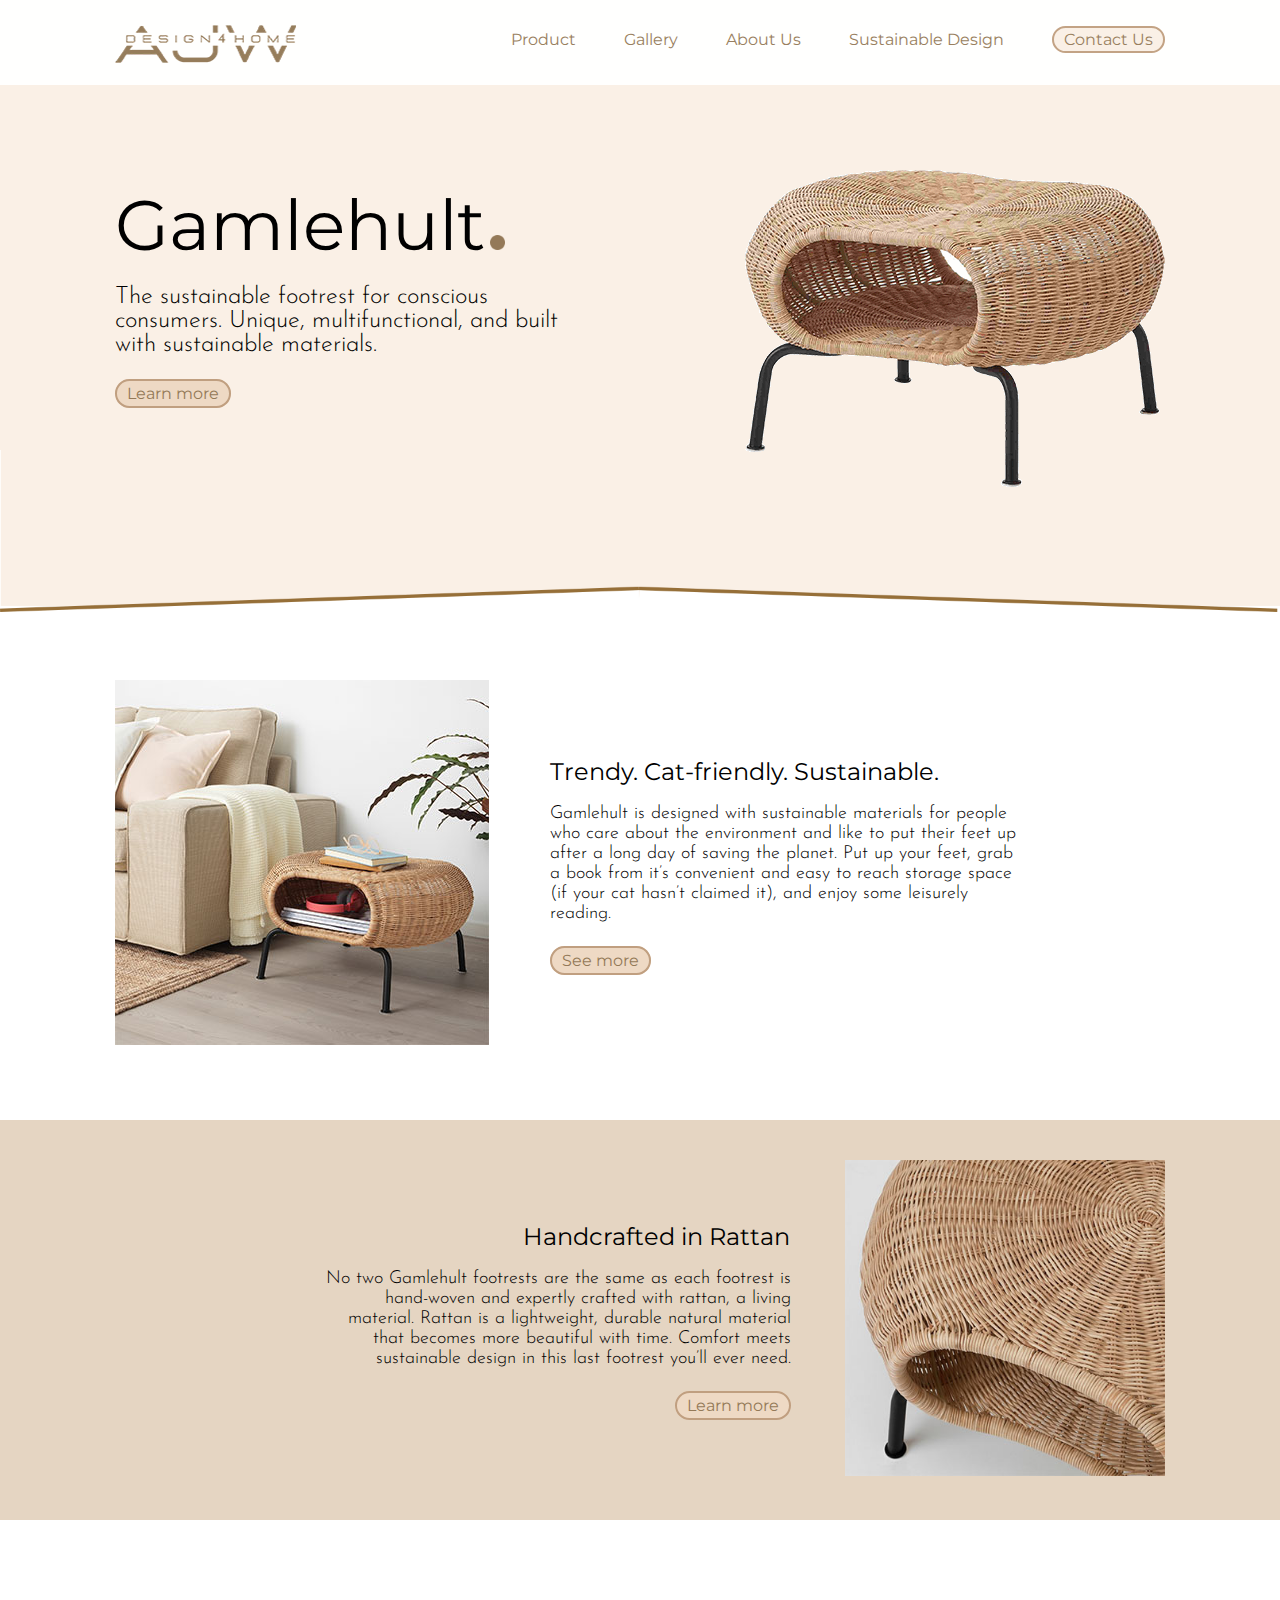
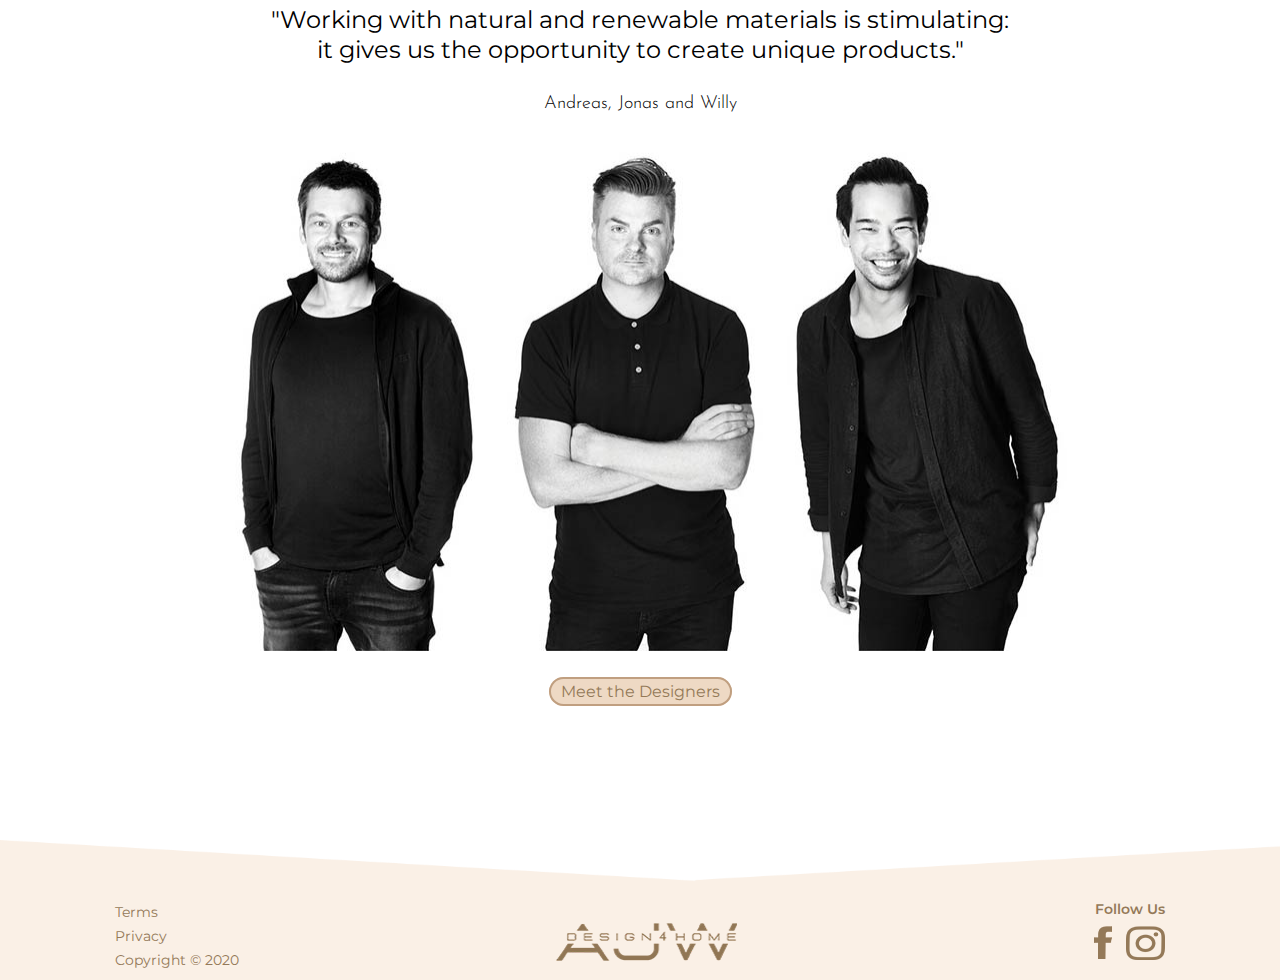
<file: index.html>
<!DOCTYPE html>
<html lang="en">
    <head>
        <meta charset="utf-8" />
        <title>AJW Design 4 Home</title>
        <link rel="preconnect" href="https://fonts.gstatic.com" />
        <link href="https://fonts.googleapis.com/css2?family=Josefin+Sans:ital,wght@0,300;0,400;0,600;1,300&family=Montserrat:wght@300;400;600&display=swap" rel="stylesheet" />
        <link rel="stylesheet" href="style-ajw.css" />
    </head>

    <body>
        <!--Menu-->
        <header>
            <div id="header-wrapper">
                <div id="logo">
                    <a href="./index.html"> <img src="Immagini/Elementi-pagina/logo.png" alt="logo-home-ajw" /></a>
                </div>
                <nav class="menu">
                    <ul>
                        <li><a href="./product.html">Product</a></li>
                        <li><a href="./gallery.html">Gallery</a></li>
                        <li><a href="./about-us.html">About Us</a></li>
                        <li><a href="./sustainable-design.html">Sustainable Design</a></li>
                        <li id="contact-us-btn"><a href="./contact-us.html">Contact Us</a></li>
                    </ul>
                </nav>
            </div>
        </header>
        <!--Sezione 1-->
        <div class="content1-wrapper">
            <div class="sfondo-superiore">
                <div class="content-pages">
                    <div id="img-sezione1"><img src="Immagini/Prodotto/gamlehult.png" alt="Prodotto-Gamlehult" /></div>
                    <div id="titolo">
                        <h1>Gamlehult</h1>
                        <img class="punto" src="Immagini/Elementi-pagina/puntino.png" alt="punto-testo" />
                    </div>
                    <div id="text-sezione1">
                        <h2>The sustainable footrest for conscious consumers. Unique, multifunctional, and built with sustainable materials.</h2>
                    </div>
                    <div id="button-section1" class="learn-more-btn"><a href="./product.html">Learn more</a></div>
                </div>
            </div>
        </div>
        <div class="sub-top"></div>

        <!--Sezione 2-->
        <div id="content2-wrapper">
            <div class="content-pages">
                <div id="img-sezione2"><img src="Immagini/Prodotto/gamlegult-divano-bianco.jpg" alt="immagine-prodotto-con-divano" /></div>
                <div id="section2-right">
                    <h3 id="title-sectoion2" class="title-sections-home">Trendy. Cat-friendly. Sustainable.</h3>
                    <p id="text-section2" class="text">
                        Gamlehult is designed with sustainable materials for people who care about the environment and like to put their feet up after a long day of saving the planet. Put up your feet, grab a book from it’s convenient and
                        easy to reach storage space (if your cat hasn’t claimed it), and enjoy some leisurely reading.
                    </p>
                    <div id="button-section2" class="learn-more-btn"><a href="./gallery.html">See more</a></div>
                </div>
            </div>
        </div>
        
        <!--Sezione 3-->
        <div class="content-pages" id="content3-wrapper">
            <div id="background-section3">
                <div class="content-pages">
                    <div id="section3-left">
                        <h3 id="title-section3" class="title-sections-home">Handcrafted in Rattan</h3>
                        <p id="text-section3" class="text">
                            No two Gamlehult footrests are the same as each footrest is hand-woven and expertly crafted with rattan, a living material. Rattan is a lightweight, durable natural material that becomes more beautiful with time.
                            Comfort meets sustainable design in this last footrest you’ll ever need.
                        </p>
                        <div id="button-section3" class="learn-more-btn">
                            <a href="./sustainable-design.html">Learn more</a>
                        </div>
                    </div>
                    <div id="img-sezione3">
                        <img src="Immagini/Prodotto/gamlehult-angolo.jpg" alt="immagine-prodotto-angolo" />
                    </div>
                </div>
            </div>
        </div>
        
        <!--Sezione 4-->
        <div class="content-pages" id="content4-wrapper">
            <div id="content-4">
                <div id="title-section4" class="title-sections-home">
                    "Working with natural and renewable materials is stimulating:<br />
                    it gives us the opportunity to create unique products."
                </div>
                <div class="text">
                    <p>Andreas, Jonas and Willy</p>
                </div>
                <div id="img-sezione4">
                    <img src="Immagini/Designers.jpg" alt="Designers" />
                </div>
                <div id="button-section4" class="learn-more-btn">
                    <a href="./about-us.html">Meet the Designers</a>
                </div>
            </div>
        </div>

        <!--Footer-->
        <div id="footer-wrapper">
            <div id="pre-footer"></div>
            <footer>
                <div id="content-footer">
                    <p id="text-footer">
                        <a href="#">Terms</a><br />
                        <a href="#">Privacy</a><br />
                        Copyright © 2020
                    </p>
                    <img id="logo-footer" src="Immagini/Elementi-pagina/logo.png" alt="logo-footer" />
                    <div id="social">
                        <div id="Follow-us">Follow Us</div>
                        <a href="#"> <img id="instagram" src="Immagini/Elementi-pagina/icona-instagram.png" alt="instagram" /></a>
                        <a href="#"> <img id="facebook" src="Immagini/Elementi-pagina/icona-facebook.png" alt="facebook" /></a>
                    </div>
                </div>
            </footer>
        </div>
    </body>
</html>
</file>
<file: style-ajw.css>
@charset "UTF-8";
/* http://meyerweb.com/eric/tools/css/reset/ 
   v2.0 | 20110126
   License: none (public domain)
*/

html, body, div, span, applet, object, iframe, h1, h2, h3, h4, h5, h6, p, blockquote, pre, a, abbr, acronym, address, big, cite, code, del, dfn, em, img, ins, kbd, q, s, samp, small, strike, strong, sub, sup, tt, var, b, u, i, center, dl, dt, dd, ol, ul, li, fieldset, form, label, legend, table, caption, tbody, tfoot, thead, tr, th, td, article, aside, canvas, details, embed, figure, figcaption, footer, header, hgroup, menu, nav, output, ruby, section, summary, time, mark, audio, video {
	margin: 0;
	padding: 0;
	border: 0;
	font-size: 100%;
	font: inherit;
	vertical-align: baseline;
}
/* HTML5 display-role reset for older browsers */
article, aside, details, figcaption, figure, footer, header, hgroup, menu, nav, section {
	display: block;
}
body {
	line-height: 1;
}
ol, ul {
	list-style: none;
}
blockquote, q {
	quotes: none;
}
blockquote:before, blockquote:after, q:before, q:after {
	content: '';
	content: none;
}
table {
	border-collapse: collapse;
	border-spacing: 0;
}
/****Stile Generale*****/
body {
	background-color: white;
	font-family: 'Josefin Sans', 'Montserrat', sans-serif;
}
/*****Stile header*****/
#header-wrapper {
	width: 1050px;
	height: 85px;
	margin-left: auto;
	margin-right: auto;
	padding-top: 25px;
}
header {
	width: 100%;
	margin-left: auto;
	margin-right: auto;
	height: 85px;
	background-color: white;
	position: fixed;
	opacity: 95%;
	z-index: 1;
}
/******Stile Menu******/
.menu {
	float: right;
	font-size: 16px;
}
.menu a:hover {
	color: #846666;
	text-decoration: underline;
}
.current {
	color: #846666;
	font-weight: bold;
}
#logo {
	width: 180px;
	height: 38px;
	display: inline-block;
}
.menu ul li {
	list-style-type: none;
	display: inline-block;
	margin: 7px 0px 0px 43px;
}
.menu ul li a {
	text-decoration: none;
	color: #947958;
	font-family: 'Montserrat', sans-serif;
}
#contact-us-btn a {
	font-family: 'Montserrat', sans-serif;
	border-radius: 20px;
	background-color: #faf0e6;
	border: 2px solid #c09f80;
	color: #947958;
	font-size: 16px;
	width: 115px;
	padding: 2px 10px 2px 10px;
	height: 25px;
	outline: none;
}
#contact-us-btn a:hover {
	background-color: #c7a78d;
	color: white;
	text-decoration: none;
}
/******Footer*****/
#footer-wrapper {
	width: 100%;
	margin-top: 85px;
}
#pre-footer {
	height: 60px;
	background-position: center;
	background-repeat: no-repeat;
	background: url(Immagini/Elementi-pagina/rectangle-footer.png);
	background-size : cover;
}
footer {
	background-color: #faf0e6;
}
#text-footer {
	font-family: 'Montserrat', sans-serif;
	float: left;
	width: 156px;
	height: 68px;
	font-size: 14px;
	line-height: 24px;
	color: #947958;
}
#text-footer a {
	text-decoration: none;
	color: #947958;
}
#content-footer {
	width: 1050px;
	height: 60px;
	margin-right: auto;
	margin-left: auto;
	padding-bottom: 20px;
}
#logo-footer {
	padding-top: 23px;
	text-align: center;
	margin-left: 285px;
}
#Follow-us {
	font-size: 14px;
	float: right;
	padding-top: 2px;
	font-family: 'Montserrat', sans-serif;
	font-weight: 600;
	color: #947958;
}
#facebook {
	float: right;
	width: 18px;
	height: 33px;
	margin: 10px 14px 0px 0px;
}
#instagram {
	float: right;
	width: 39px;
	height: 34px;
	margin-top: 10px;
}
#social {
	width: 78px;
	height: 58px;
	float: right;
}
/******Class title and text******/
.title-sections h1 {
	font-family: 'Montserrat', sans-serif;
	font-size: 48px;
	display: inline-block;
	margin-top: 130px;
}
.text {
	font-family: 'Josefin Sans', sans-serif;
	font-size: 18px;
	font-weight: 300;
}
.title {
	text-align: center;
}
/******Punto-Titoli*****/
.punto {
	width: 15px;
	height: 15px;
}
/*******HOME*******/
/***Sezione-1 ***/
.content1-wrapper {
	width: 100%;
}
.sfondo-superiore {
	background-color: #faf0e6;
	height: 450px;
	width: 100%;
}
.content-pages {
	width: 1050px;
	margin-left: auto;
	margin-right: auto;
}
#img-sezione1 {
	height: 317px;
	width: 420px;
	padding-top: 170px;
	float: right;
}
#titolo h1 {
	font-family: 'Montserrat', sans-serif;
	font-size: 70px;
	display: inline-block;
	margin-top: 190px;
}
#text-sezione1 h2 {
	font-family: 'Josefin Sans', sans-serif;
	font-weight: 300;
	font-size: 24px;
	padding-top: 25px;
	width: 486px;
}
.sub-top {
	height: 300px;
	width: 100%;
	background-image: url(Immagini/Elementi-pagina/linee-home.png);
	background-position: center;
	background-repeat: no-repeat;
	background-size: cover;
}
#button-section1 {
	width: 120px;
	margin-top: 29px;
}
/******Button*****/
.learn-more-btn a {
	font-family: 'Montserrat', sans-serif;
	border-radius: 20px;
	background-color: #eed9c4;
	border: 2px solid #c09f80;
	color: #947958;
	font-size: 16px;
	height: 30px;
	padding: 3px 10px 3px 10px;
	outline: none;
	text-decoration: none;
}
.learn-more-btn a:hover {
	background-color: #c7a78d;
	color: white;
}
/******Sezione-2******/
#content2-wrapper {
	width: 100%;
	margin-bottom: 60px;
	height: 380px;
	margin-top: -70px;
}
#img-sezione2 img {
	width: 374px;
	height: 365px;
	float: left;
}
#section2-right {
	float: right;
	margin-right: 145px;
}
.title-sections-home {
	font-family: 'Montserrat', sans-serif;
	font-size: 24px;
}
#title-sectoion2 {
	margin-top: 80px;
}
#text-section2 {
	width: 470px;
	margin-top: 20px;
	line-height: 20px;
}
#button-section2 {
	width: 120px;
	margin-top: 29px;
}
/***********Sezione-3*********/
#content3-wrapper {
	width: 100%;
}
#background-section3 {
	background-color: #e5d5c2;
	height: 400px;
}
#button-section3 {
	text-align: right;
	width: 120px;
	float: right;
	margin-top: 29px;
}
#section3-left {
	float: left;
	width: 471px;
	height: 79px;
	margin: 105px 0px 0px 205px;
}
#title-section3 {
	text-align: right;
	margin-bottom: 20px;
	width: 470px;
}
#text-section3 {
	text-align: right;
	line-height: 20px;
}
#img-sezione3 img {
	width: 320px;
	height: 316px;
	float: right;
	margin-top: 40px;
}
/***********Sezione-4*********/
#content4-wrapper {
	width: 100%;
}
#content-4 {
	width: 898px;
	margin: 85px auto 0px auto;
	height: 750px;
	text-align: center;
}
#title-section4 {
	margin-bottom: 20px;
	height: 70px;
	line-height: 30px;
}
#img-sezione4 img {
	width: 874px;
	height: 538px;
}
#button-section4 {
	margin-top: 29px;
}
/*************PAGE-PRODUCT*************
*****************************************/
#product-content-wrapper {
	width: 100%;
}
#content-up {
	width: 100%;
	height: 623px;
	margin: 55px auto 0px auto;
}
/***********text right***********/
#fascia-right {
	height: 564px;
	width: 55%;
	float: right;
	background-color: #faf0e6;
}
#product-descrizione {
	width: 435px;
	float: left;
	margin-left: 65px;
}
#title-section-right {
	font-family: 'Montserrat', sans-serif;
	font-size: 24px;
	margin-top: 110px;
	padding-bottom: 30px;
	text-align: left;
}
#text-product {
	text-align: left;
	line-height: 20px;
	width: 410px;
}
/***********image left**********/
#immagine-product img {
	width: 404px;
	height: 400px;
	padding-top: 80px;
	float: right;
	margin-right: 40px;
}
#fascia-left {
	height: 564px;
	width: 45%;
	float: left;
}
/**********boxes*********/
#boxes {
	height: 480px;
	margin: 50px auto 0px auto;
}
#image-box1 {
	width: 270px;
	height: 216px;
	margin-bottom: 70px;
}
#box1 {
	width: 270px;
	height: 442px;
	float: left;
}
.content-boxes {
	width: 270px;
	height: 172px;
	text-align: center;
}
.title-boxes {
	font-family: 'Montserrat', sans-serif;
	font-size: 18px;
	text-align: center;
	margin-bottom: 18px;
	font-weight: 600;
	width: 270px;
}
.text-boxes {
	font-family: 'Josefin Sans', sans-serif;
	font-size: 16px;
	line-height: 20px;
}
#image-box2 {
	width: 268px;
	height: 215px;
	margin: 15px 0px 60px 0px;
	float: left;
}
#box2 {
	height: 440px;
	float: left;
	margin-left: 130px;
}
.text-box2 {
	font-family: 'Josefin Sans', sans-serif;
	font-weight: 600;
	font-size: 18px;
	width: 270px;
	margin: 15px 0px 5px 0px;
}
#image-box3 {
	width: 240px;
	height: 215px;
	margin: 10px 0px 60px 0px;
}
#box3 {
	width: 240px;
	height: 400px;
	float: right;
}
#title-box3 {
	width: 240px;
}
#text-box-2 {
	width: 240px;
	font-family: 'Josefin Sans', sans-serif;
	font-size: 16px;
	line-height: 20px;
}
#link-pdf {
	color: #947958;
	text-decoration: none;
}
#link-pdf :hover {
	color: #846666;
	font-weight: bold;
}
/******PAGE GALLERY******/
/****fascia top****/
#fascia1-wrapper {
	width: 75%;
	height: 286px;
	background-color: #E5D5C2;
	float: left;
	margin-top: 100px;
}
#section1-gallery {
	height: 710px;
}
#rectangle-top {
	height: 680px;
	margin-top: -350px;
	width: 1050px;
	float: left;
}
#box-gallery1 {
	float: left;
	margin-left: -20px;
	text-align: center;
}
#box-gallery2 {
	float: left;
	margin-left: 100px;
}
#image-gall2 {
	margin-top: 140px;
}
#box-gallery3 {
	float: right;
}
/******classes-boxes******/
.boxes-gallery {
	width: 290px;
	height: 695px;
	text-align: center;
}
.images {
	width: 270px;
	height: 372px;
	border: 20px solid white;
	margin-bottom: 80px;
}
.text-box-gallery {
	font-family: 'Josefin Sans', sans-serif;
	font-size: 18px;
	line-height: 20px;
	font-weight: 600;
}
/********fascia bottom******/
#fascia2-wrapper {
	width: 75%;
	height: 286px;
	background-color: #E5D5C2;
	float: right;
	margin-top: 80px;
}
#section2-gallery {
	height: 575px;
}
#rectangle-bottom {
	height: 60px;
	width: 1050px;
	float: left;
	margin-top: -360px;
}
#box-gallery4 {
	float: left;
	margin: 0px 100px 0px -20px;
}
#box-gallery5 {
	float: left;
}
#image5 {
	margin-top: 160px;
}
#box-gallery6 {
	float: right;
}
/*****PAGE ABOUT US******/
#rectangle-about {
	height: 434px;
	background-position: center;
	background-repeat: no-repeat;
	background: url(Immagini/Elementi-pagina/cuneo1.png);
	background-size : cover;
	width: 100%;
}
#content1-about-us {
	height: 475px;
	margin-top: 26px;
}
#name-designer1 {
	float: left;
	margin: 230px 0px 0px -80px;
}
.name-designers {
	transform: rotate(270deg);
	font-weight: 600;
	font-size: 20px;
}
#designer1 {
	width: 341px;
	height: 416px;
	float: left;
	margin: 70px 0px 0px -80px;
}
#text-box1-about {
	float: right;
}
#content-text1-about {
	margin: 150px 100px 0px 0px;
	float: right;
}
.text-about {
	width: 516px;
	height: 190px;
	line-height: 20px;
}
.text-paragraf-up-about {
	margin-bottom: 35px;
	font-style: italic;
}
/*****Designer2*****/
#rectangle2-about {
	height: 340px;
	background-position: center;
	background-repeat: no-repeat;
	background: url(Immagini/Elementi-pagina/cuneo2.png);
	background-size : cover;
	width: 100%;
	margin-top: 80px;
}
#content2-about-us {
	height: 430px;
	margin-top: 30px;
}
#name-designer2 {
	transform: rotate(90deg);
	font-weight: 600;
	font-size: 20px;
	float: right;
	margin: 160px -50px 0px 0px;
}
#designer2 {
	width: 335px;
	height: 412px;
	float: right;
	margin-right: -50px;
}
#content-text2-about {
	margin: 75px 0px 0px 105px;
	float: left;
	text-align: right;
}
/*****Designere3*****/
#rectangle3-about {
	height: 411px;
	background-position: center;
	background-repeat: no-repeat;
	background: url(Immagini/Elementi-pagina/cuneo3.png);
	background-size : cover;
	width: 100%;
	margin: 80px 0px 150px 0px;
}
#content3-about-us {
	height: 450px;
	margin-top: 30px;
}
#name-designer3 {
	float: left;
	margin: 195px 0px 0px -35px;
}
#designer3 {
	width: 339px;
	height: 416px;
	float: left;
	margin: 35px 0px 0px -30px;
}
#text-box3-about {
	float: right;
}
#content-text3-about {
	margin: 120px 100px 0px 0px;
	float: right;
}
/****PAGE SUSTAINABLE*****/
#sustainable-content-wrapper {
	height: 502px;
}
#immagine-slogan {
	width: 668px;
	height: 450px;
	float: left;
	margin-top: 37px;
}
#title-2 {
	font-family: 'Josefin Sans', sans-serif;
	font-size: 36px;
	font-weight: lighter;
	margin-top: 31px;
}
#frase-slogan {
	width: 322px;
	float: left;
	margin: 150px 0px 0px 30px;
}
#text-slogan {
	font-family: 'Josefin Sans', sans-serif;
	font-size: 36px;
	color: #927754;
	text-align: left;
	line-height: 50px;
}
/*****class-text-fasce-gallery*****/
.text-fasce-sustainable {
	font-family: 'Josefin Sans', sans-serif;
	font-size: 18px;
	font-weight: 300;
	line-height: 20px;
}
/********fascia 1*******/
#background-fascia1-sustainable {
	background-color: #e5d5c2;
	height: 349px;
	margin-top: -104px;
	width: 100%;
	text-align: center;
}
#fascia1-wrapper-sustainable {
	height: 359px;
	width: 840px;
}
#text-fascia1-sustainable {
	padding-top: 135px;
	margin: 0px auto 15px auto;
}
/********fascia2******/
#background-wrapper2-sustainable {
	width: 100%;
	height: 500px;
}
#fascia2-wrapper-sustainable {
	height: 306px;
	width: 57%;
	float: left;
	background-color: #faf0e6;
	margin-top: 70px;
}
#text-fascia2-sustainable {
	height: 100px;
	width: 570px;
	float: right;
	text-align: right;
	margin: 98px 23px 0px 0px;
}
#fascia2-right-sustainable {
	width: 43%;
	height: 460px;
	float: right;
}
#img-fascia2-right-sustainable {
	width: 405px;
	height: 460px;
	float: left;
	margin: 45px 0px 0px 20px;
}
/*******fascia3******/
#background-wrapper3-sustainable {
	width: 100%;
	height: 475px;
}
#fascia3-right-sustainable {
	height: 303px;
	width: 50%;
	float: right;
	background-color: #e5d5c2;
	margin-top: 60px;
}
#text-fascia3-sustainable {
	float: left;
	margin-left: 20px;
	width: 494px;
	height: 120px;
	padding-top: 100px;
}
#fascia3-left-sustainable {
	width: 50%;
	height: 510px;
	float: left;
	margin-top: -80px;
}
#immagine-sustainable3 {
	float: right;
	width: 508px;
	height: 476px;
	margin-right: 20px;
}
/*****PAGE CONTACT US******/
#title-contact {
	margin-bottom: 50px;
}
#sfondo-superiore-contact {
	height: 550px;
}
#img-section-left {
	width: 300px;
	height: 249px;
	margin: 175px 0px 0px 105px;
}
#content-wrapper2 {
	margin-top: -10px;
	width: 100%;
	height: 586px;
}
#fascia-left-contact {
	width: 60%;
	height: 336px;
	background-color: #faf0e6;
	float: left;
}
#box-contact {
	width: 260px;
	height: 230px;
	float: right;
	margin: 65px 300px 0px 0px;
}
#shape-text {
	width: 145px;
	height: 16px;
	display: inline;
}
#shape-rectangle {
	height: 2px;
	width: 50px;
	background-color: black;
	margin-top: 4px;
}
#text-office {
	font-size: 14px;
	font-family: 'Josefin Sans', sans-serif;
	font-weight: 400;
	float: right;
	margin-right: 110px;
}
#title-section2-contact {
	font-family: 'Montserrat', sans-serif;
	font-size: 24px;
	margin: 50px 0px 35px 0px;
}
#text-section2-contact ul li {
	font-family: 'Josefin Sans', sans-serif;
	font-size: 18px;
	line-height: 24px;
	font-weight: 300;
}
#mappa {
	width: 540px;
	height: 370px;
	overflow: hidden;
	margin: -100px 0px 0px 250px;
}
#mappa iframe {
	top: 0;
	left: 0;
	width: 100% !important;
	height: 100% !important;
}
#button-form {
	width: 405px;
	height: 64px;
	font-family: 'Josefin Sans', sans-serif;
	border-radius: 20px;
	background-color: #e1c9ba;
	border: 1px solid #b89f86;
	color: #000000;
	font-size: 24px;
	font-weight: 300;
	margin-top: 20px;
	outline: none;
	padding-top: 5px
}
#button-form:hover {
	background-color: #c7a78d;
	color: white;
}
form {
	display: block;
	float: right;
	width: 405px;
	height: 421px;
	margin: 100px 107px 0px 0px;
}
#questions {
	height: 110px;
	width: 405px;
	font-family: 'Josefin Sans', sans-serif;
	border-radius: 20px;
	background-color: #ffffff;
	border: 1px solid #b89f86;
	font-size: 18px;
	font-weight: 300;
	text-indent: 20px;
	padding-top: 17px;
	outline: none;
}
.form-text {
	width: 405px;
	height: 50px;
	margin-bottom: 20px;
	font-family: 'Josefin Sans', sans-serif;
	border-radius: 20px;
	background-color: #ffffff;
	border: 1px solid #b89f86;
	font-size: 18px;
	font-weight: 300;
	text-indent: 20px;
	outline: none;
}
input[type=text]::placeholder {
 color: #947958;
}
textarea[name=questions]::placeholder {
 color: #947958;
}
</file>
